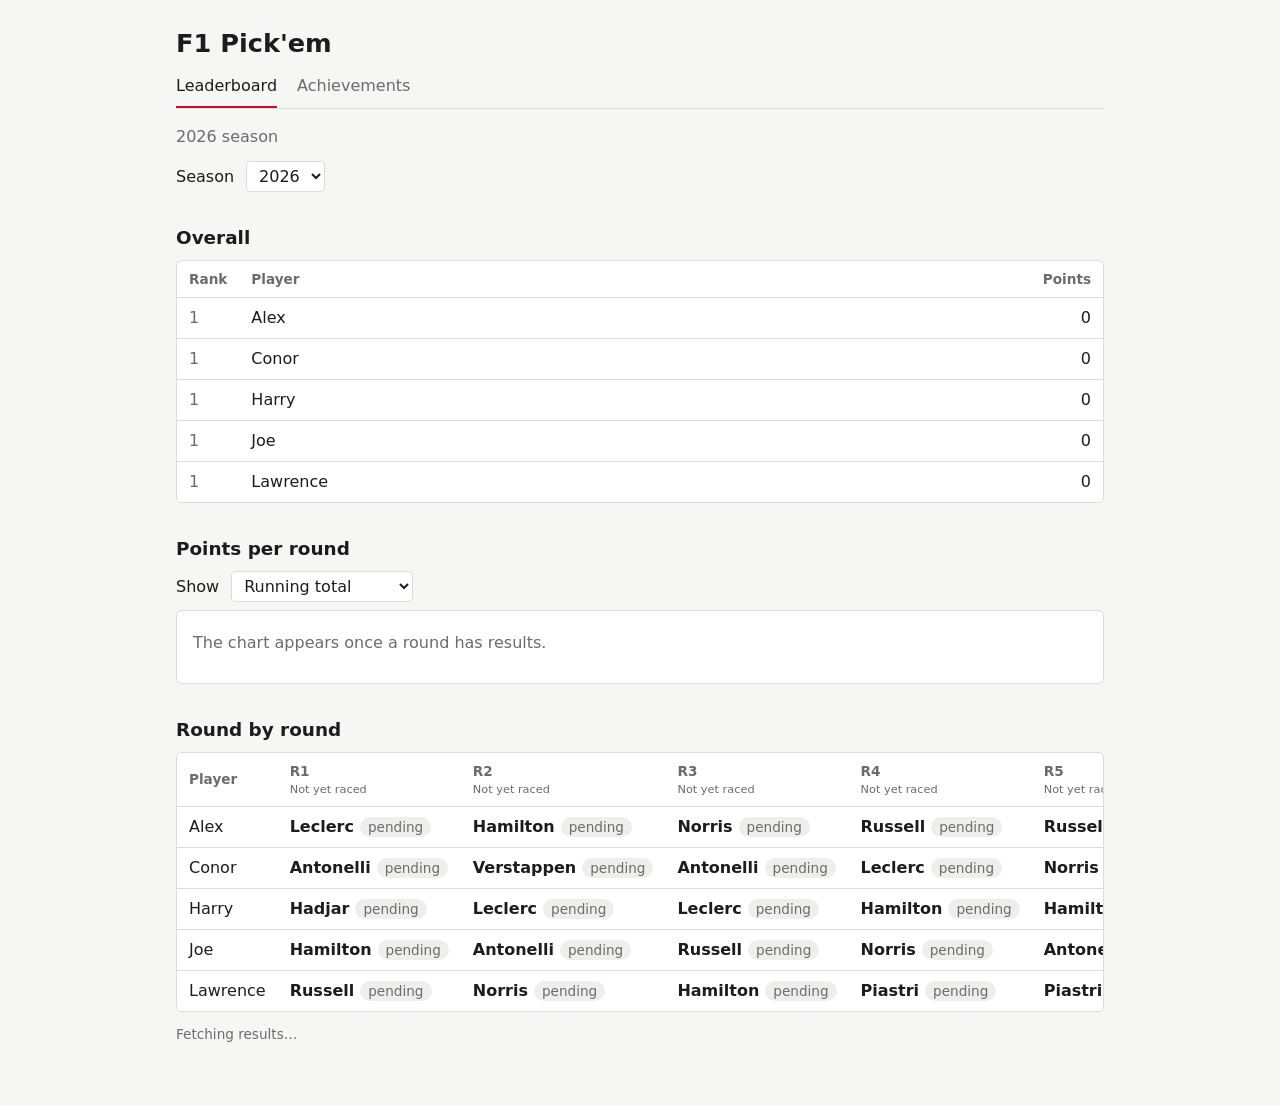
<file: index.html>
<!DOCTYPE html>
<html lang="en">
<head>
<meta charset="utf-8">
<meta name="viewport" content="width=device-width, initial-scale=1">
<title>F1 Pick'em Leaderboard</title>
<link rel="stylesheet" href="style.css">
</head>
<body>
<main>
  <h1>F1 Pick'em</h1>
  <nav>
    <a href="index.html" aria-current="page">Leaderboard</a>
    <a href="achievements.html">Achievements</a>
  </nav>
  <p class="sub" id="sub">Loading…</p>
  <div class="bar" id="bar" hidden>
    <label for="season">Season</label>
    <select id="season"></select>
  </div>

  <h2>Overall</h2>
  <div class="wrap"><table id="overall"></table></div>

  <h2>Points per round</h2>
  <div class="bar">
    <label for="mode">Show</label>
    <select id="mode">
      <option value="cum">Running total</option>
      <option value="round">Points each round</option>
    </select>
  </div>
  <div class="wrap">
    <div class="chart" id="chart"></div>
    <div class="legend" id="legend"></div>
  </div>

  <h2>Round by round</h2>
  <div class="wrap"><table id="rounds"></table></div>

  <section id="orderBox" hidden>
    <h2 id="orderTitle">Pick order</h2>
    <p class="hint" id="orderHint"></p>
    <div class="wrap"><table id="order"></table></div>
  </section>

  <p class="status" id="status"></p>
</main>

<script src="shared.js"></script>
<script>
let lastModel = null;
const hidden = new Set();

function render(model) {
  lastModel = model;
  renderOverall(model);
  renderPickOrder(model);
  renderChart(model);
  renderRounds(model);
}

function renderOverall(model) {
  $('overall').innerHTML =
    '<thead><tr><th>Rank</th><th>Player</th><th class="num">Points</th></tr></thead><tbody>' +
    model.totals.map(t =>
      `<tr class="${t.rank === 1 && t.pts > 0 ? 'lead' : ''}"><td class="rank">${t.rank}</td><td>${esc(t.player)}</td><td class="num">${t.pts}</td></tr>`
    ).join('') + '</tbody>';
}

function renderPickOrder(model) {
  const po = pickOrder(model);
  $('orderBox').hidden = !po;
  if (!po) return;
  const name = po.slot.race || po.slot.label;
  $('orderTitle').textContent = `Pick order for round ${po.nextRound}`;
  $('orderHint').textContent = (PICK_ORDER_BASIS === 'overall' ? 'Lowest season total picks first.' : `Lowest points from ${name} picks first.`) +
    ' Whoever picked the winner picks last.';
  $('order').innerHTML =
    '<thead><tr><th>Pick</th><th>Player</th><th class="num">' + esc(PICK_ORDER_BASIS === 'overall' ? 'Season points' : 'Last round') + '</th><th></th></tr></thead><tbody>' +
    po.rows.map((r, i) =>
      `<tr><td class="rank">${i + 1}</td><td>${esc(r.player)}</td><td class="num">${PICK_ORDER_BASIS === 'overall' ? r.overall : r.roundPts}</td><td class="pending">${esc(r.note)}</td></tr>`
    ).join('') + '</tbody>';
}

function niceStep(max) {
  return [1, 2, 5, 10, 20, 25, 50, 100, 200].find(s => max / s <= 5) || 500;
}

function renderChart(model) {
  const slots = model.slots.filter(s => s.done);
  if (!slots.length) {
    $('chart').innerHTML = '<p class="empty">The chart appears once a round has results.</p>';
    $('legend').innerHTML = '';
    return;
  }
  const cum = $('mode').value === 'cum';
  const val = (p, s) => {
    const c = model.cells[p][s.key];
    if (!c || !c.settled) return null;
    return cum ? model.cum[p][s.key] : c.pts;
  };
  const shown = model.players.filter(p => !hidden.has(p));
  let max = 0;
  shown.forEach(p => slots.forEach(s => { const v = val(p, s); if (v !== null && v > max) max = v; }));
  const step = niceStep(max), top = Math.max(step, Math.ceil(max / step) * step);

  const W = 860, H = 320, L = 44, R = 16, T = 12, B = 40;
  const x = i => slots.length === 1 ? (L + W - R) / 2 : L + i * (W - R - L) / (slots.length - 1);
  const y = v => H - B - v / top * (H - B - T);

  let svg = `<svg viewBox="0 0 ${W} ${H}" role="img" aria-label="Points per round for each player">`;
  for (let v = 0; v <= top; v += step) {
    svg += `<line class="grid" x1="${L}" x2="${W - R}" y1="${y(v)}" y2="${y(v)}"/>` +
           `<text x="${L - 8}" y="${y(v) + 4}" text-anchor="end">${v}</text>`;
  }
  const every = Math.ceil(slots.length / 12);
  slots.forEach((s, i) => {
    if (i % every === 0) svg += `<text x="${x(i)}" y="${H - B + 20}" text-anchor="middle">${esc(s.label)}</text>`;
  });
  shown.forEach(p => {
    const color = playerColor(model.players.indexOf(p));
    let d = '', gap = true, dots = '';
    slots.forEach((s, i) => {
      const v = val(p, s);
      if (v === null) { gap = true; return; }
      d += (gap ? 'M' : 'L') + x(i).toFixed(1) + ' ' + y(v).toFixed(1) + ' ';
      gap = false;
      dots += `<circle cx="${x(i).toFixed(1)}" cy="${y(v).toFixed(1)}" r="3.5" fill="${color}"><title>${esc(p)}, ${esc(s.label)}: ${v}</title></circle>`;
    });
    svg += `<path class="line" d="${d}" stroke="${color}"/>${dots}`;
  });
  svg += '</svg>';
  $('chart').innerHTML = svg;

  $('legend').innerHTML = model.players.map((p, i) =>
    `<button type="button" data-p="${esc(p)}" aria-pressed="${!hidden.has(p)}"><i style="background:${playerColor(i)}"></i>${esc(p)}</button>`
  ).join('');
}

function cellHtml(c) {
  if (!c) return '<td class="pending">–</td>';
  const row = inner => `<td class="cell"><div class="cellrow">${inner}</div></td>`;
  const plain = `<span class="drv">${esc(c.driver)}</span>`;
  if (c.state === 'pending') return row(`${plain}<span class="pill">pending</span>`);
  if (c.state === 'noscoring') return row(`${plain}<span class="flag">no scoring rule</span>`);
  if (c.state === 'missing') return row(`${plain}<span class="pill pts-zero">0</span><span class="flag" title="Driver not found in these results">not in results</span>`);
  const drv = `<span class="drv"${c.color ? ` style="color:${esc(c.color)}"` : ''}>${esc(c.driver)}</span>`;
  const cls = c.maxPts && c.pts >= c.maxPts ? 'pts-max' : c.pts > 0 ? 'pts-pos' : 'pts-zero';
  let tags = '';
  if (c.position === 1) tags += '<span class="tag" title="Finished first">winner</span>';
  if (c.dnf) tags += '<span class="tag" title="Did not finish">DNF</span>';
  return row(`${drv}<span class="pill ${cls}">${c.pts}</span>${tags}`);
}

function renderRounds(model) {
  const head = model.slots.map(s =>
    `<th>${esc(s.label)}<small>${esc(s.race || (s.done ? '' : 'Not yet raced'))}</small></th>`).join('');
  $('rounds').innerHTML =
    `<thead><tr><th class="player">Player</th>${head}<th class="num">Total</th></tr></thead><tbody>` +
    model.totals.map(t =>
      `<tr><td class="player">${esc(t.player)}</td>${model.slots.map(s => cellHtml(model.cells[t.player][s.key])).join('')}<td class="num">${t.pts}</td></tr>`
    ).join('') + '</tbody>';
}

$('mode').onchange = () => lastModel && renderChart(lastModel);
$('legend').addEventListener('click', e => {
  const b = e.target.closest('button[data-p]');
  if (!b) return;
  const p = b.dataset.p;
  hidden.has(p) ? hidden.delete(p) : hidden.add(p);
  renderChart(lastModel);
});

(async function init() {
  try {
    const data = await loadData();
    initSeasonSelect(data.picks, season => {
      $('sub').textContent = season + ' season';
      runSeason(season, data, render, setStatus);
    });
  } catch (e) { showFatal(e); }
})();
</script>
</body>
</html>
</file>
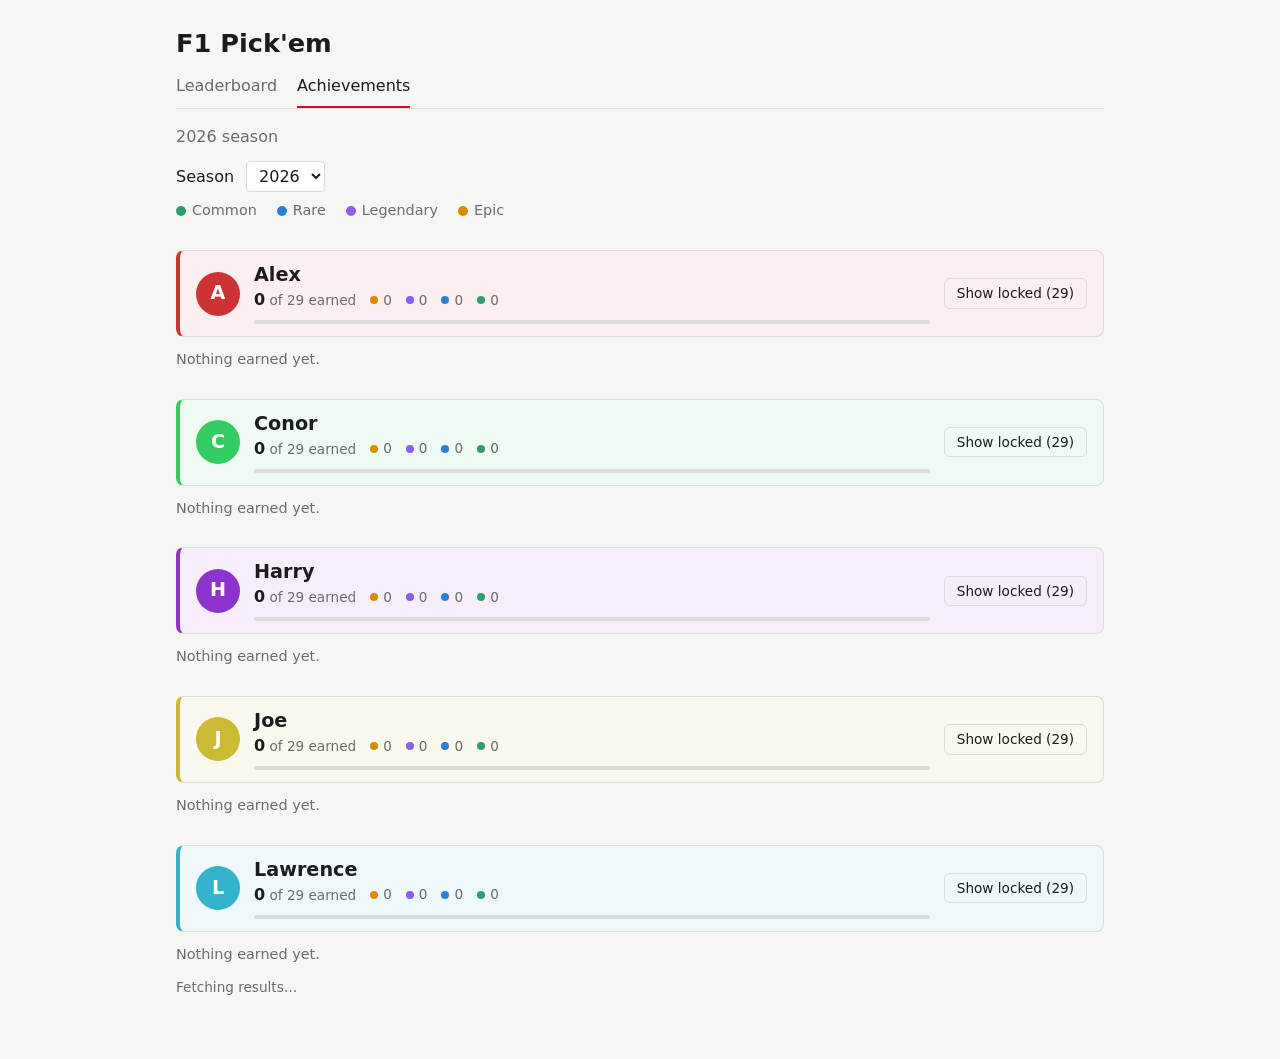
<file: achievements.html>
<!DOCTYPE html>
<html lang="en">
<head>
<meta charset="utf-8">
<meta name="viewport" content="width=device-width, initial-scale=1">
<title>F1 Pick'em Achievements</title>
<link rel="stylesheet" href="style.css">
</head>
<body>
<main>
  <h1>F1 Pick'em</h1>
  <nav>
    <a href="index.html">Leaderboard</a>
    <a href="achievements.html" aria-current="page">Achievements</a>
  </nav>
  <p class="sub" id="sub">Loading…</p>
  <div class="bar" id="bar" hidden>
    <label for="season">Season</label>
    <select id="season"></select>
  </div>

  <div class="summary" id="summary"></div>
  <div id="list"></div>

  <p class="status" id="status"></p>
</main>

<script src="shared.js"></script>
<script>
let defs = [];
let lastList = '';
const showLocked = new Set();   // players whose locked achievements are expanded

// The "tier" column in achievements.csv is the rarity. Listed here from lowest to highest.
// Colours are the --common / --rare / --legendary / --epic variables at the top of style.css.
const RARITIES = ['common', 'rare', 'legendary', 'epic'];
const rarityOf = def => { const v = (def.tier || '').trim().toLowerCase(); return RARITIES.includes(v) ? v : ''; };
const badTier = def => !!(def.tier || '').trim() && !rarityOf(def);
const label = r => r.charAt(0).toUpperCase() + r.slice(1);

function render(model) {
  const evals = evaluateAchievements(model, defs);

  // Key for the rarity colours that are actually used
  const used = RARITIES.filter(r => evals.some(ev => rarityOf(ev.def) === r));
  const key = used.map(r => `<span class="key"><i style="background:var(--${r})"></i>${label(r)}</span>`).join('') +
    (used.length && evals.some(ev => !rarityOf(ev.def)) ? '<span class="key"><i style="background:var(--no-rarity)"></i>No rarity</span>' : '');
  const errors = evals.filter(ev => ev.error || badTier(ev.def))
    .map(ev => `<span class="flag">${esc(ev.def.name)}: ${esc(ev.error || 'unknown tier "' + ev.def.tier + '"')}</span>`).join('');
  $('summary').innerHTML = key + errors;

  // Players alphabetical. Within a player: earned first, then by rarity (highest first), then CSV order.
  const players = [...model.players].sort((a, b) => a.localeCompare(b, undefined, { sensitivity: 'base' }));
  const rank = r => RARITIES.indexOf(r);   // no rarity = -1, so it sorts last

  const html = evals.length
    ? players.map(player => {
        const items = evals.map((ev, i) => ({ ev, i, rarity: rarityOf(ev.def), hit: ev.holders.find(h => h.player === player) }));
        items.sort((a, b) => (!!b.hit - !!a.hit) || (rank(b.rarity) - rank(a.rarity)) || (a.i - b.i));

        const earned = items.filter(x => x.hit).length;
        const locked = items.length - earned;
        const open = showLocked.has(player);
        const color = playerColor(model.players.indexOf(player));
        const pills = [...used].reverse().map(r => {
          const n = items.filter(x => x.hit && x.rarity === r).length;
          return `<span class="rpill" style="--c:var(--${r})" title="${label(r)}"><i></i>${n}<span class="sr"> ${r}</span></span>`;
        }).join('');

        const cards = items.map((x, idx) => {
          const meta = x.hit ? 'Earned' + (x.hit.at ? ' - ' + x.hit.at : '') : 'Locked';
          return `<article class="card ${x.hit ? x.rarity : 'locked'}" style="--i:${idx}">` +
            (x.rarity ? `<div class="rarity">${label(x.rarity)}</div>` : '') +
            `<h3>${esc(x.ev.def.name)}</h3><p>${esc(x.ev.def.description || '')}</p>` +
            `<div class="meta">${esc(meta)}</div></article>`;
        }).join('');

        return `<section class="player-block${open ? ' show-locked' : ''}" style="--p:${color}">` +
          `<header class="phead"><div class="avatar" aria-hidden="true">${esc([...player][0].toUpperCase())}</div>` +
          `<div class="pinfo"><h2>${esc(player)}</h2>` +
          `<div class="pmeta"><span><strong>${earned}</strong> of ${items.length} earned</span>${pills}</div>` +
          `<div class="meter" aria-hidden="true"><i style="width:${(earned / items.length * 100).toFixed(0)}%"></i></div></div>` +
          (locked ? `<button type="button" class="toggle" data-p="${esc(player)}" data-n="${locked}" aria-pressed="${open}">${open ? 'Hide locked' : 'Show locked (' + locked + ')'}</button>` : '') +
          `</header>` +
          (earned ? '' : '<p class="none">Nothing earned yet.</p>') +
          `<div class="cards">${cards}</div></section>`;
      }).join('')
    : `<p class="empty">No achievements yet. Add rows to ${FILES.achievements}.</p>`;

  // Only touch the cards when they changed, so progressive loading doesn't replay the entrance.
  if (html !== lastList) { $('list').innerHTML = html; lastList = html; }
  setTimeout(() => document.body.classList.add('seen'), 1000);
}

// Show / hide a player's locked achievements without re-rendering.
$('list').addEventListener('click', e => {
  const b = e.target.closest('button.toggle');
  if (!b) return;
  const p = b.dataset.p, on = !showLocked.has(p);
  on ? showLocked.add(p) : showLocked.delete(p);
  b.closest('.player-block').classList.toggle('show-locked', on);
  b.setAttribute('aria-pressed', on);
  b.textContent = on ? 'Hide locked' : 'Show locked (' + b.dataset.n + ')';
});

(async function init() {
  try {
    const data = await loadData(['achievements']);
    defs = data.achievements;
    initSeasonSelect(data.picks, season => {
      $('sub').textContent = season + ' season';
      lastList = '';
      runSeason(season, data, render, setStatus);
    });
  } catch (e) { showFatal(e); }
})();
</script>
</body>
</html>
</file>
<file: style.css>
:root {
  --bg: #f6f6f4; --panel: #ffffff; --text: #1c1c1e; --muted: #6b6b70;
  --line: #dcdcd8; --accent: #c8102e; --warn: #9a6700; --warn-bg: #fff4d6; --chip: #eeeeea;
  --good: #1a7f37; --bad: #c62828; --max: #7b3fe4;
  /* Achievement rarity colours: change these to restyle the cards */
  --common: #2f9e6f; --rare: #2a7fd6; --legendary: #8b5cf6; --epic: #d98a00; --no-rarity: #5b6cff;
}
@media (prefers-color-scheme: dark) {
  :root {
    --bg: #151517; --panel: #1e1e21; --text: #ececee; --muted: #9a9aa0;
    --line: #333338; --accent: #ff4d63; --warn: #f0c040; --warn-bg: #3a3118; --chip: #2a2a2e;
    --good: #4cc26b; --bad: #ff6b6b; --max: #b794f6;
    --common: #4cc28f; --rare: #5aa2f0; --legendary: #b794f6; --epic: #f0b429; --no-rarity: #8c98ff;
  }
}
* { box-sizing: border-box; }
body { margin: 0; background: var(--bg); color: var(--text);
  font: 16px/1.5 system-ui, -apple-system, "Segoe UI", Roboto, sans-serif; }
main { max-width: 960px; margin: 0 auto; padding: 24px 16px 48px; }
h1 { font-size: 1.6rem; margin: 0 0 4px; }
h2 { font-size: 1.15rem; margin: 32px 0 8px; }
.sub { color: var(--muted); margin: 0 0 12px; }
.hint { color: var(--muted); font-size: .9rem; margin: 0 0 8px; }
:focus-visible { outline: 2px solid var(--accent); outline-offset: 2px; }

nav { display: flex; gap: 20px; margin: 0 0 16px; border-bottom: 1px solid var(--line); }
nav a { padding: 8px 0; color: var(--muted); text-decoration: none; border-bottom: 2px solid transparent; }
nav a[aria-current="page"] { color: var(--text); border-bottom-color: var(--accent); }

.bar { display: flex; gap: 12px; align-items: center; flex-wrap: wrap; margin-bottom: 8px; }
select { font: inherit; padding: 4px 8px; background: var(--panel); color: var(--text);
  border: 1px solid var(--line); border-radius: 4px; }

.wrap { overflow-x: auto; background: var(--panel); border: 1px solid var(--line); border-radius: 6px; }
table { border-collapse: collapse; width: 100%; }
th, td { padding: 8px 12px; text-align: left; border-bottom: 1px solid var(--line); white-space: nowrap; }
tr:last-child td { border-bottom: 0; }
th { font-weight: 600; color: var(--muted); font-size: .85rem; }
th small { display: block; font-weight: 400; }
td.num, th.num { text-align: right; font-variant-numeric: tabular-nums; }
td.rank { width: 3rem; color: var(--muted); }
.lead td { font-weight: 600; }
.lead td.rank { color: var(--accent); }
th.player, td.player { position: sticky; left: 0; background: var(--panel); }

.cell .drv { font-weight: 600; }
.cellrow { display: flex; align-items: center; gap: 6px; }
.pill { display: inline-block; min-width: 2rem; padding: 0 8px; text-align: center; line-height: 1.5; border-radius: 10px;
  font-size: .85rem; font-variant-numeric: tabular-nums; color: var(--muted); background: var(--chip); }
.pill.pts-pos { color: var(--good); font-weight: 600; background: color-mix(in srgb, var(--good) 15%, transparent); }
.pill.pts-zero { color: var(--bad); font-weight: 600; background: color-mix(in srgb, var(--bad) 15%, transparent); }
.pill.pts-max { color: var(--max); font-weight: 700; background: color-mix(in srgb, var(--max) 18%, transparent); }
.pending { color: var(--muted); }
.flag { background: var(--warn-bg); color: var(--warn); border-radius: 3px; padding: 0 4px; font-size: .85rem; }
.tag { color: var(--muted); border: 1px solid var(--line); border-radius: 4px; padding: 0 5px; font-size: .75rem; line-height: 1.4; }
.status { color: var(--muted); font-size: .85rem; margin-top: 12px; }
.error { color: var(--accent); }
.empty { color: var(--muted); padding: 12px; margin: 0; }

.chart { padding: 8px 4px 0; }
.chart svg { display: block; width: 100%; min-width: 560px; height: auto; }
.chart text { fill: var(--muted); font-size: 12px; }
.chart .grid { stroke: var(--line); stroke-width: 1; }
.chart .line { fill: none; stroke-width: 2; }
.legend { display: flex; flex-wrap: wrap; gap: 4px 8px; padding: 4px 12px 12px; }
.legend button { font: inherit; font-size: .9rem; display: inline-flex; align-items: center; gap: 6px;
  background: none; color: var(--text); border: 1px solid var(--line); border-radius: 4px; padding: 2px 8px; cursor: pointer; }
.legend button[aria-pressed="false"] { opacity: .45; text-decoration: line-through; }
.legend i { width: 10px; height: 10px; border-radius: 50%; display: inline-block; }

.summary { display: flex; flex-wrap: wrap; align-items: center; gap: 6px 20px; margin: 0 0 8px; color: var(--muted); font-size: .9rem; }
.key { display: inline-flex; align-items: center; gap: 6px; }
.key i { width: 10px; height: 10px; border-radius: 50%; display: inline-block; }
.player-block { --p: var(--accent); margin-top: 28px; }
.phead { display: flex; align-items: center; flex-wrap: wrap; gap: 8px 14px; padding: 12px 16px; margin-bottom: 12px;
  background: color-mix(in srgb, var(--p) 8%, var(--panel)); border: 1px solid var(--line); border-left: 4px solid var(--p); border-radius: 8px; }
.avatar { flex: none; width: 44px; height: 44px; border-radius: 50%; display: grid; place-items: center;
  background: var(--p); color: #fff; font-weight: 700; font-size: 1.2rem; }
.pinfo { flex: 1; min-width: 180px; }
.pinfo h2 { margin: 0; font-size: 1.2rem; line-height: 1.2; }
.pmeta { display: flex; flex-wrap: wrap; align-items: center; gap: 2px 14px; margin-top: 2px; color: var(--muted); font-size: .85rem; }
.pmeta strong { color: var(--text); font-size: 1rem; font-variant-numeric: tabular-nums; }
.rpill { display: inline-flex; align-items: center; gap: 5px; font-variant-numeric: tabular-nums; }
.rpill i { width: 8px; height: 8px; border-radius: 50%; background: var(--c); display: inline-block; }
.sr { position: absolute; width: 1px; height: 1px; overflow: hidden; clip-path: inset(50%); white-space: nowrap; }
.meter { height: 4px; margin-top: 8px; border-radius: 2px; background: var(--line); overflow: hidden; }
.meter i { display: block; height: 100%; background: var(--p); }
.toggle { font: inherit; font-size: .85rem; padding: 4px 12px; background: none; color: var(--text);
  border: 1px solid var(--line); border-radius: 6px; cursor: pointer; }
.toggle:hover { border-color: var(--p); }
.toggle[aria-pressed="true"] { background: var(--chip); }
.player-block:not(.show-locked) .card.locked { display: none; }
.player-block.show-locked .none { display: none; }
.none { margin: 0; color: var(--muted); font-size: .9rem; }
.cards { display: grid; grid-template-columns: repeat(auto-fill, minmax(240px, 1fr)); gap: 12px; }
.card { --c: var(--no-rarity); display: flex; flex-direction: column; gap: 6px; padding: 14px 16px;
  background: color-mix(in srgb, var(--c) 7%, var(--panel)); border: 1px solid var(--line); border-top: 3px solid var(--c); border-radius: 8px;
  transition: transform .15s ease; animation: rise .4s ease backwards; animation-delay: calc(var(--i) * 40ms); }
.card:hover { transform: translateY(-2px); }
.card.common { --c: var(--common); }
.card.rare { --c: var(--rare); }
.card.legendary { --c: var(--legendary); }
.card.epic { --c: var(--epic); }
.card.locked { --c: var(--line); background: var(--panel); }
.card.locked:hover { transform: none; }
.card.locked h3 { color: var(--muted); }
.card.locked .rarity { color: var(--muted); }
.card h3 { margin: 0; font-size: 1rem; }
.card p { margin: 0; color: var(--muted); font-size: .9rem; flex: 1; }
.card .rarity { color: var(--c); font-size: .72rem; font-weight: 700; letter-spacing: .08em; text-transform: uppercase; }
.card .meta { color: var(--muted); font-size: .8rem; }
@keyframes rise { from { opacity: 0; transform: translateY(6px); } to { opacity: 1; transform: none; } }
body.seen .card { animation: none; }
@media (prefers-reduced-motion: reduce) { .card { animation: none; transition: none; } }
</file>
